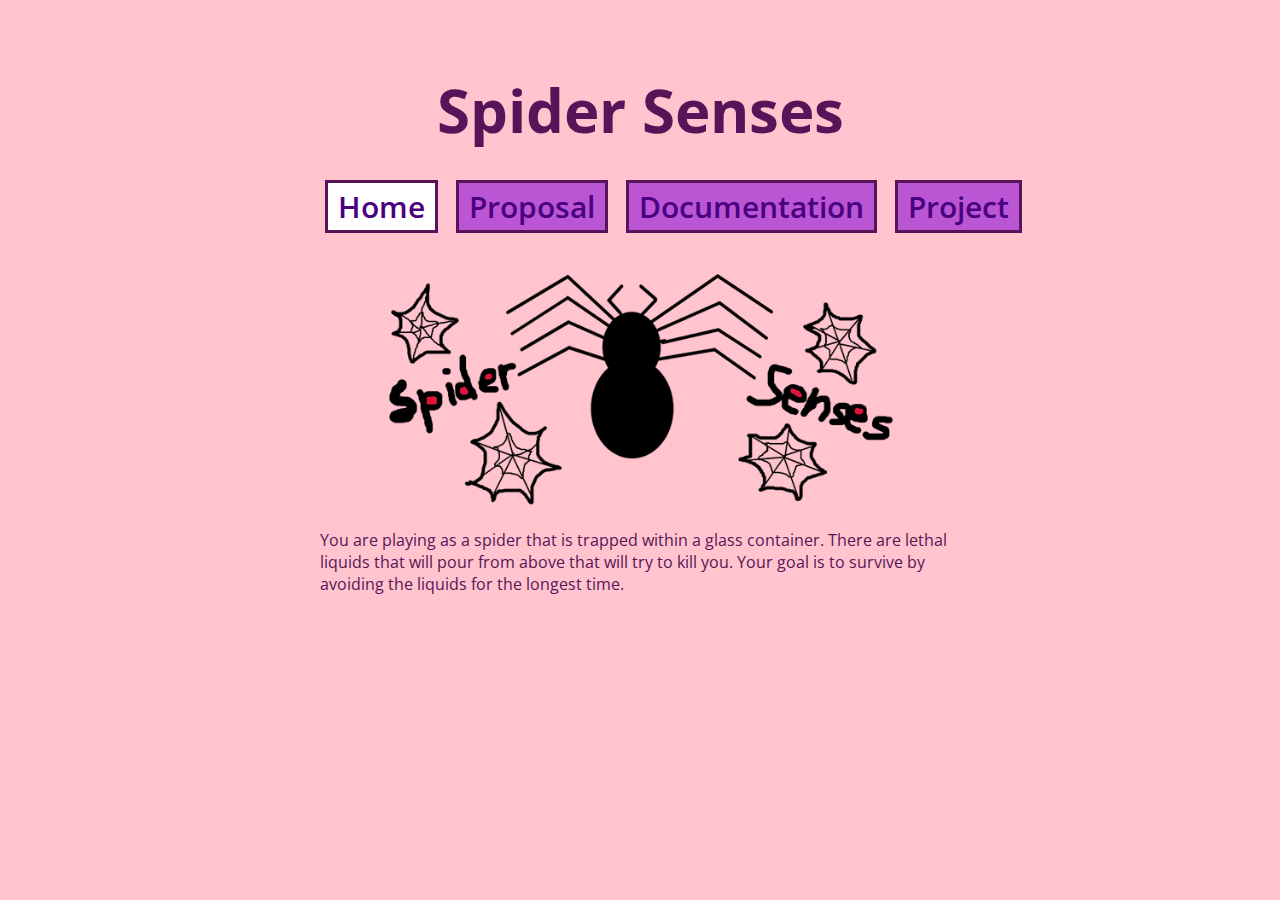
<file: Project4SpiderSenses-1/Project4-SpiderSenses/index.html>
<!DOCTYPE html>
<html lang="en">

<head>
	<meta charset="utf-8">
	<title>Project 1 Overview Page</title>
	<meta name="viewport" content="width=device-width, initial-scale=1.0">
	<link rel="stylesheet" type="text/css" href="css/stylesx2.css">
</head>

<body>

	<header>
		<h1>Spider Senses</h1>
	</header>

	<div id="navcontainer">
		<ul id="navlist">
			<li id="active"><a href="index.html" id="current">Home</a></li>
			<li><a href="proposal.html">Proposal</a></li>
			<li><a href="documentation.html">Documentation</a></li>
			<li><a href="project.html">Project</a></li>
		</ul>
	</div>

	<p class="homePic"><img src="media/homie_spider.png" class="homieSpider" alt="largeSpider" /></p>
	<p class="homePic"><img src="media/homie_spider_small.png" class="homiePhoneSpider" alt="smallSpider" /></p>

	<p>You are playing as a spider that is trapped within a glass container.
		There are lethal liquids that will pour from above that will try to kill you.
		Your goal is to survive by avoiding the liquids for the longest time.</p>

</body>

</html>
</file>
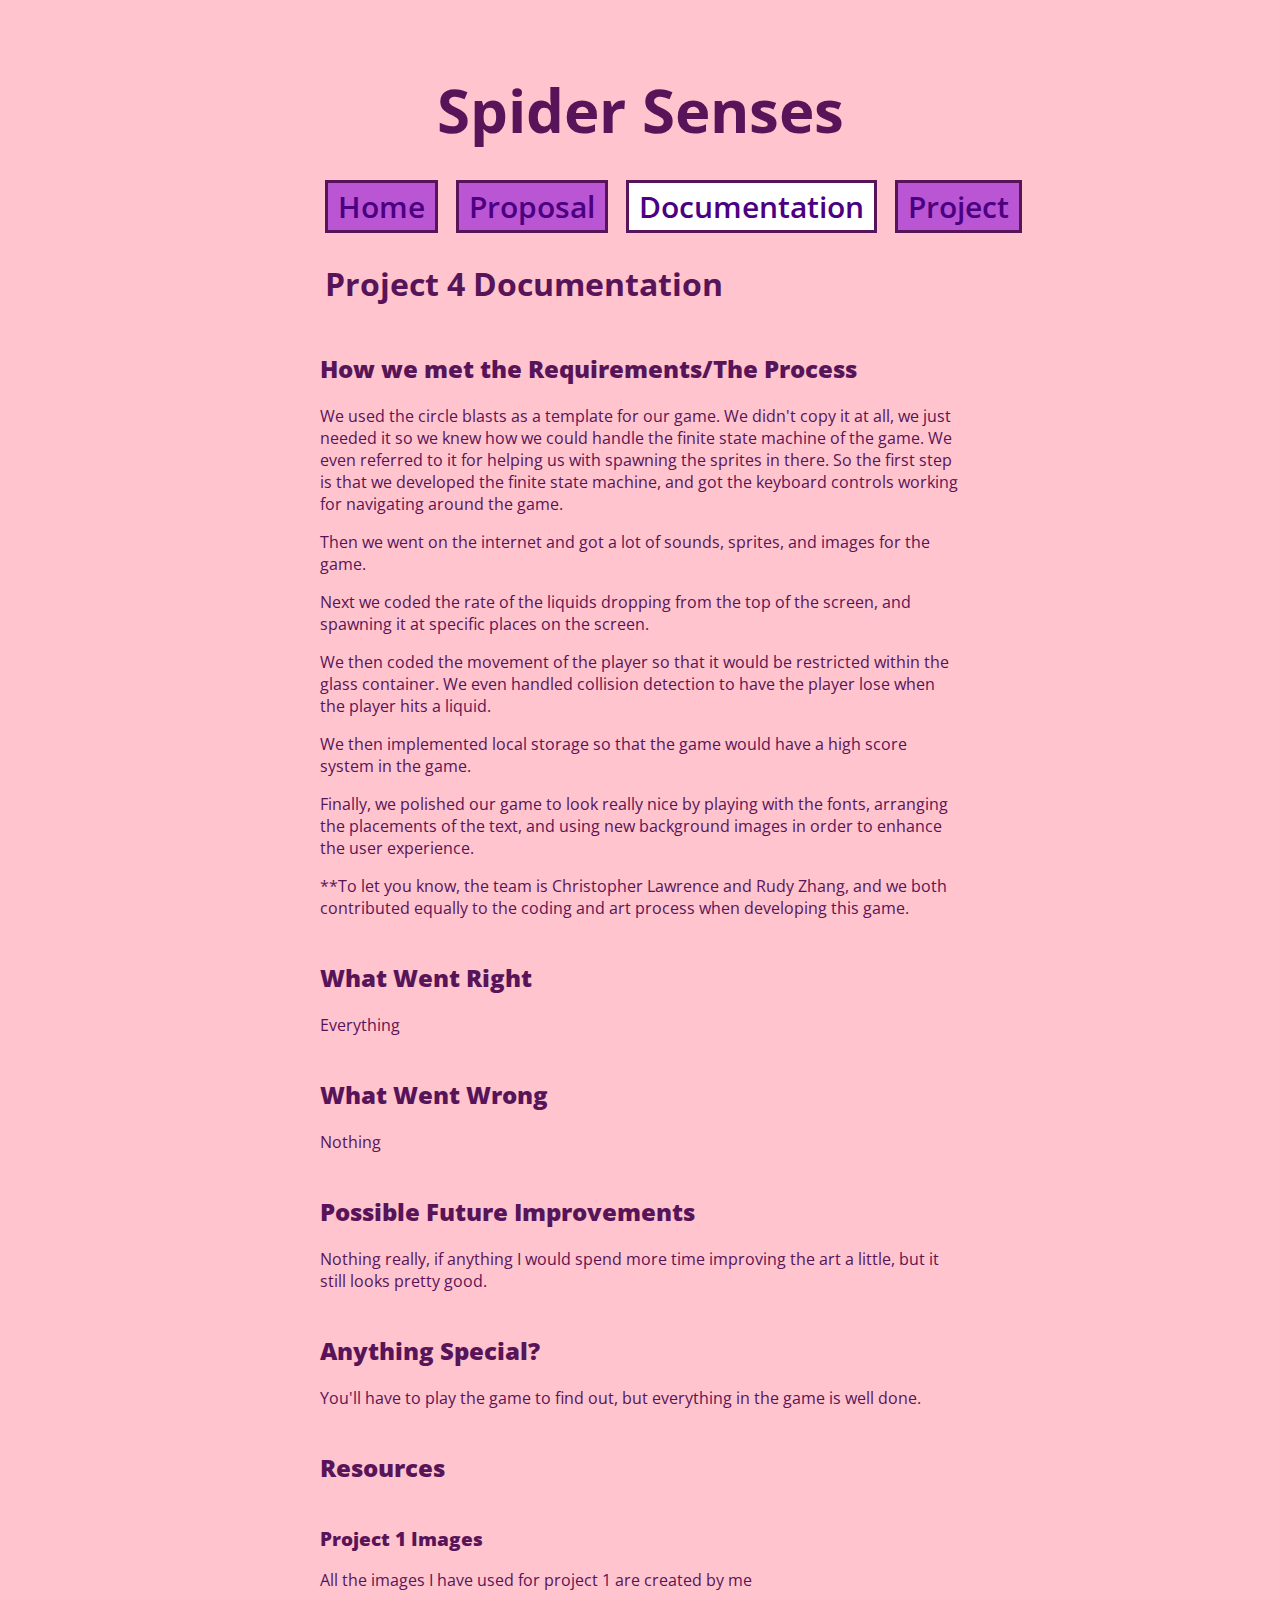
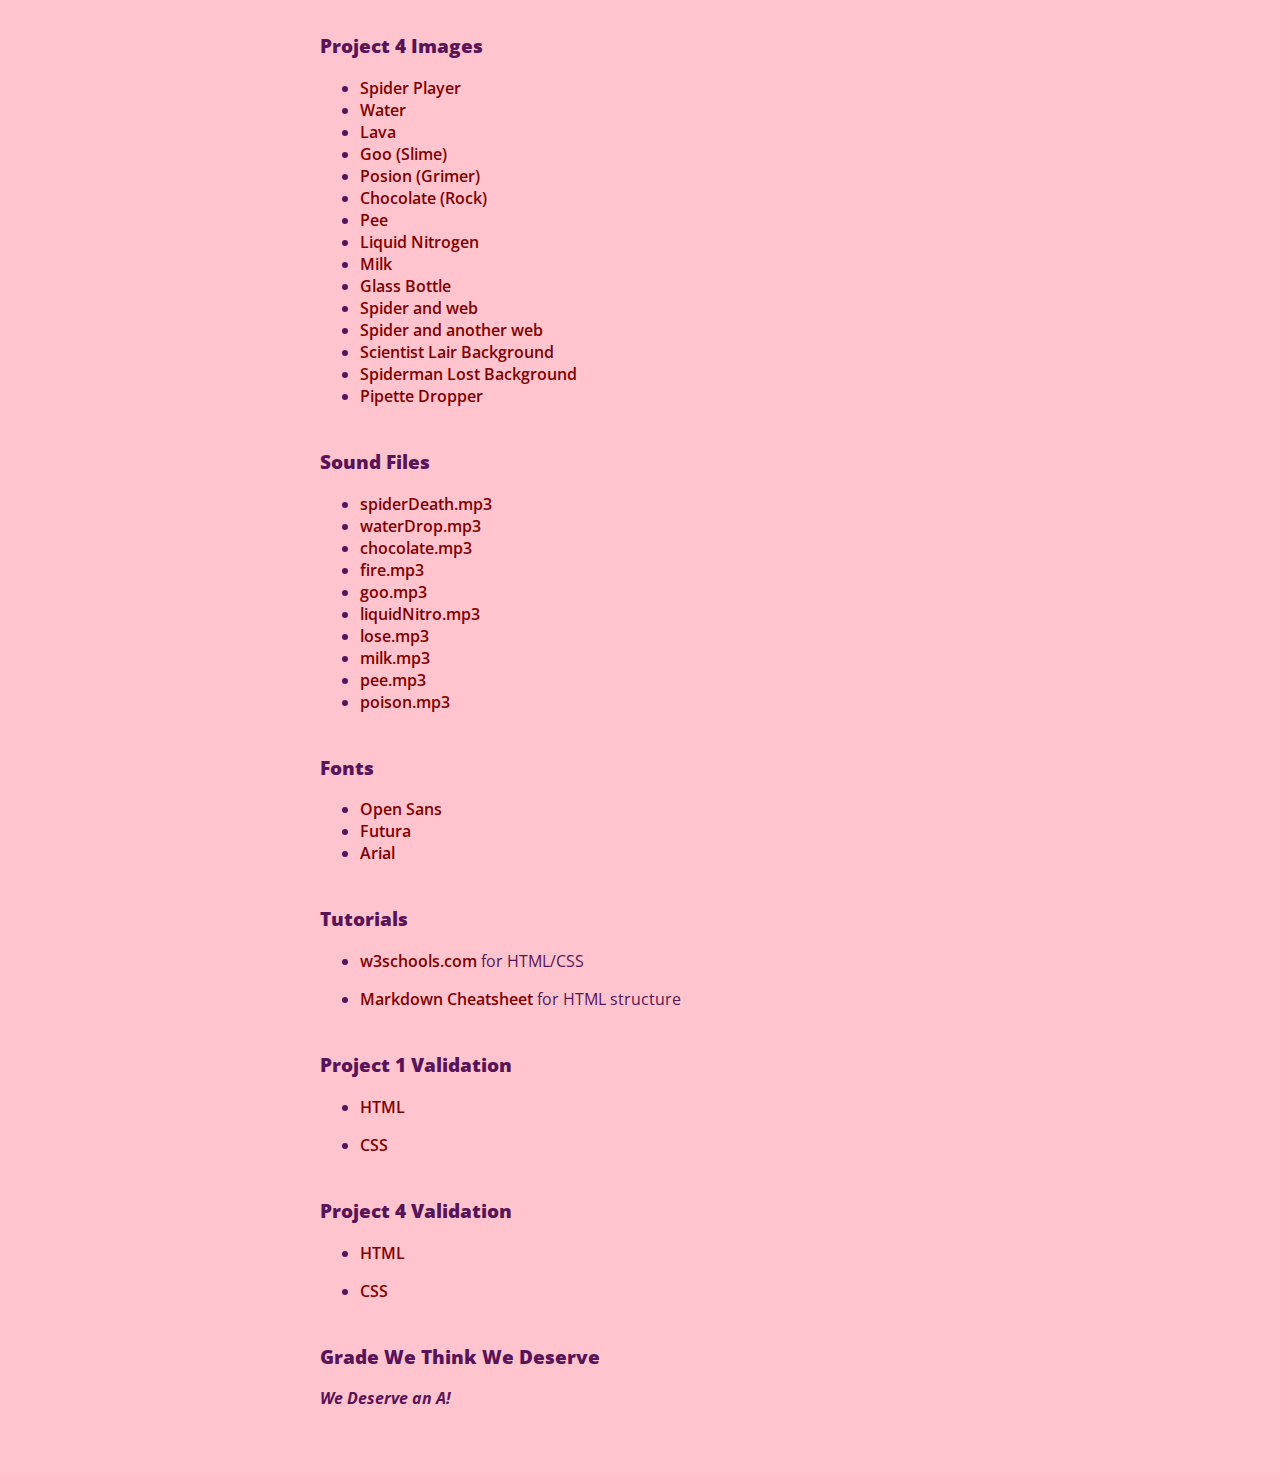
<file: Project4SpiderSenses-1/Project4-SpiderSenses/documentation.html>
<!DOCTYPE html>
<html lang="en">

<head>
	<meta charset="utf-8">
	<title>Project 1 Documentation Page</title>
	<meta name="viewport" content="width=device-width, initial-scale=1.0">
	<link rel="stylesheet" type="text/css" href="css/stylesx2.css">
</head>

<body>

	<header>
		<h1>Spider Senses</h1>
	</header>

	<div id="navcontainer">
		<ul id="navlist">
			<li><a href="index.html">Home</a></li>
			<li><a href="proposal.html">Proposal</a></li>
			<li id="active"><a href="documentation.html" id="current">Documentation</a></li>
			<li><a href="project.html">Project</a></li>
		</ul>
	</div>

	<h1>Project 4 Documentation</h1>
	<h2>How we met the Requirements/The Process</h2>
	<p>We used the circle blasts as a template for our game. We didn't copy it at all, we just needed it so we knew
		how we could handle the finite state machine of the game. We even referred to it for helping us with spawning
		the sprites in there. So the first step is that we developed the finite state machine, and got the keyboard controls working
		for navigating around the game.
	</p>
	<p>Then we went on the internet and got a lot of sounds, sprites, and images for the game.</p>
	<p>Next we coded the rate of the liquids dropping from the top of the screen, and spawning it at specific places on the screen.</p>
	<p>We then coded the movement of the player so that it would be restricted within the glass container. We even handled collision detection to
		have the player lose when the player hits a liquid.
	</p>
	<p>We then implemented local storage so that the game would have a high score system in the game.</p>
	<p>Finally, we polished our game to look really nice by playing with the fonts, arranging the placements of the text, and using new background images
		in order to enhance the user experience.
	</p>
	<p>**To let you know, the team is Christopher Lawrence and Rudy Zhang, and we both contributed equally to the coding and art process when developing this game.</p>

	<h2>What Went Right</h2>
	<p>Everything</p>

	<h2>What Went Wrong</h2>
	<p>Nothing</p>

	<h2>Possible Future Improvements</h2>
	<p>Nothing really, if anything I would spend more time improving the art a little, but it still looks pretty good.</p>

	<h2>Anything Special?</h2>
	<p>You'll have to play the game to find out, but everything in the game is well done.</p>

	<h2>Resources</h2>

	<h3>Project 1 Images</h3>
	<p>All the images I have used for project 1 are created by me</p>

	<h3>Project 4 Images</h3>
	<ul>
		<li><a href="http://worldartsme.com/images/cartoon-spider-clipart-1.jpg">Spider Player</a></li>
		<li><a href="https://i.pinimg.com/originals/96/f8/f0/96f8f0cbf153ba33732c84b18a385cb4.jpg">Water</a></li>
		<li><a href="https://vignette.wikia.nocookie.net/tekkitlite/images/2/27/Lava.png/revision/latest?cb=20130329153629">Lava</a></li>
		<li><a href="https://i.pinimg.com/originals/bf/3f/c6/bf3fc6cb23756de7d27ac8ea237e665f.png">Goo (Slime)</a></li>
		<li><a href="https://static.pokemonpets.com/images/monsters-images-300-300/88-Grimer.png">Posion (Grimer)</a></li>
		<li><a href="http://www.clker.com/cliparts/f/3/W/e/O/u/brown-droplet-textured-bhill-hi.png">Chocolate (Rock)</a></li>
		<li><a href="http://www.clker.com/cliparts/8/y/G/Z/v/j/yellow-drop-hi.png">Pee</a></li>
		<li><a href="https://vignette.wikia.nocookie.net/clubpenguin/images/8/86/Icicles-585-C.png/revision/latest?cb=20140526044513">Liquid Nitrogen</a></li>
		<li><a href="https://communityco.com.au/wp-content/uploads/2018/09/2L-lite-milk.png">Milk</a></li>
		<li><a href="https://banner2.kisspng.com/20180422/chq/kisspng-jar-container-glass-clip-art-5adc7bf1a0cd68.9900400815243990896587.jpg">Glass Bottle</a></li>
		<li><a href="https://cdn.pixabay.com/photo/2014/04/02/16/59/spider-307589_960_720.png">Spider and web</a></li>
		<li><a href="https://i.pinimg.com/originals/12/6f/bb/126fbb3a20d2181a7f881569f29fbd52.png">Spider and another web</a></li>
		<li><a href="https://storybird.s3.amazonaws.com/artwork/Jevs/full/scientist-lair-background.jpeg">Scientist Lair Background</a></li>
		<li><a href="https://cdn.vox-cdn.com/thumbor/_KAjuhBVuIibjY4gnqnB6D2hzqE=/0x619:991x1500/920x613/filters:focal(442x793:600x951):format(webp)/cdn.vox-cdn.com/uploads/chorus_image/image/60293329/Amazing_Spider_Man_Vol_1_33.0.jpg">Spiderman Lost Background</a></li>
		<li><a href="https://images-na.ssl-images-amazon.com/images/I/61MJTsQeEVL._SL1001_.jpg">Pipette Dropper</a></li>
	</ul>

	<h3>Sound Files</h3>
	<ul>
		<li><a href="https://www.sounds-resource.com/pc_computer/minecraft/sound/6210/">spiderDeath.mp3</a></li>
		<li><a href="https://www.sounds-resource.com/pc_computer/minecraft/sound/6210/">waterDrop.mp3</a></li>
		<li><a href="https://downloads.khinsider.com/game-soundtracks/album/pokemon-sfx-gen-3-emerald-all-sound-effects-sfx">chocolate.mp3</a></li>
		<li><a href="https://downloads.khinsider.com/game-soundtracks/album/pokemon-sfx-gen-3-emerald-all-sound-effects-sfx">fire.mp3</a></li>
		<li><a href="https://downloads.khinsider.com/game-soundtracks/album/pokemon-sfx-gen-3-emerald-all-sound-effects-sfx">goo.mp3</a></li>
		<li><a href="https://downloads.khinsider.com/game-soundtracks/album/pokemon-sfx-gen-3-emerald-all-sound-effects-sfx">liquidNitro.mp3</a></li>
		<li><a href="https://downloads.khinsider.com/game-soundtracks/album/pokemon-sfx-gen-3-emerald-all-sound-effects-sfx">lose.mp3</a></li>
		<li><a href="https://downloads.khinsider.com/game-soundtracks/album/pokemon-sfx-gen-3-emerald-all-sound-effects-sfx">milk.mp3</a></li>
		<li><a href="https://downloads.khinsider.com/game-soundtracks/album/pokemon-sfx-gen-3-emerald-all-sound-effects-sfx">pee.mp3</a></li>
		<li><a href="https://downloads.khinsider.com/game-soundtracks/album/pokemon-sfx-gen-3-emerald-all-sound-effects-sfx">poison.mp3</a></li>
	</ul>

	<h3>Fonts</h3>
	<ul>
		<li><a href="https://fonts.google.com/specimen/Open+Sans?selection.family=Open+Sans:400,800">Open Sans</a></li>
		<li><a href="http://www.fontbros.com/families/futura?src=GoogleFonts">Futura</a></li>
		<li><a href="https://www.fonts.com/font/monotype/arial?QueryFontType=Web&src=GoogleWebFonts">Arial</a></li>
	</ul>

	<h3>Tutorials</h3>
	<ul>
		<li>
			<p><a href="https://www.w3schools.com/default.asp">w3schools.com</a> for HTML/CSS</p>
		</li>
		<li>
			<p><a href="https://github.com/adam-p/markdown-here/wiki/Markdown-Cheatsheet#images">Markdown Cheatsheet</a> for
				HTML structure</p>
		</li>
	</ul>

	

	<h3>Project 1 Validation</h3>
	<ul>
		<li>
			<p><a href="https://validator.w3.org/nu/?doc=https%3A%2F%2Fpeople.rit.edu%2Fcml3051%2F230%2Fproject1%2F">HTML</a></p>
		</li>
		<li>
			<p><a href="https://jigsaw.w3.org/css-validator/validator?uri=https%3A%2F%2Fpeople.rit.edu%2Fcml3051%2F230%2Fproject1%2F&profile=css3svg&usermedium=all&warning=1&vextwarning=&lang=en">CSS</a></p>
		</li>
	</ul>

	<h3>Project 4 Validation</h3>
	<ul>
		<p><li><a href="">HTML</a></li></p>
		<p><li><a href="">CSS</a></li></ul></p>
	</ul>

	<h3>Grade We Think We Deserve</h3>
	<p><b><i>We Deserve an A!</i></b></p>
</body>

</html>
</file>
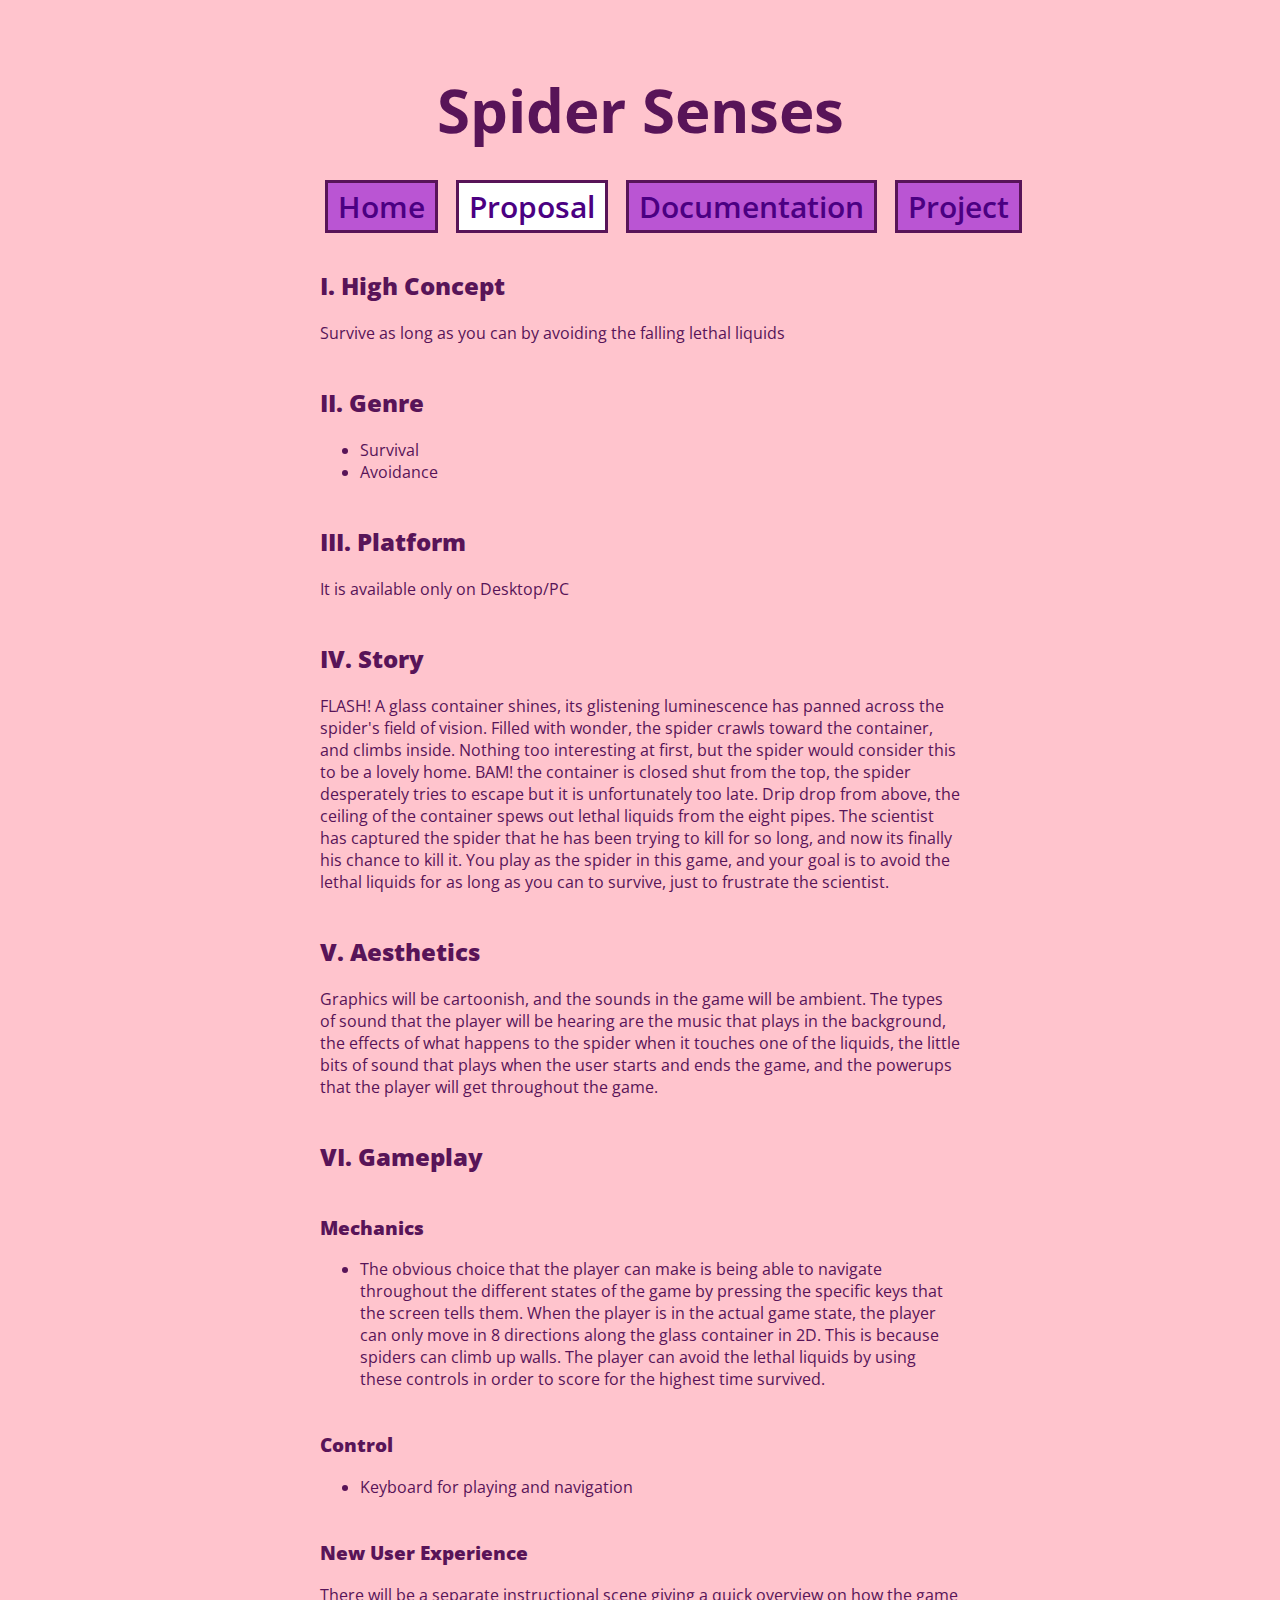
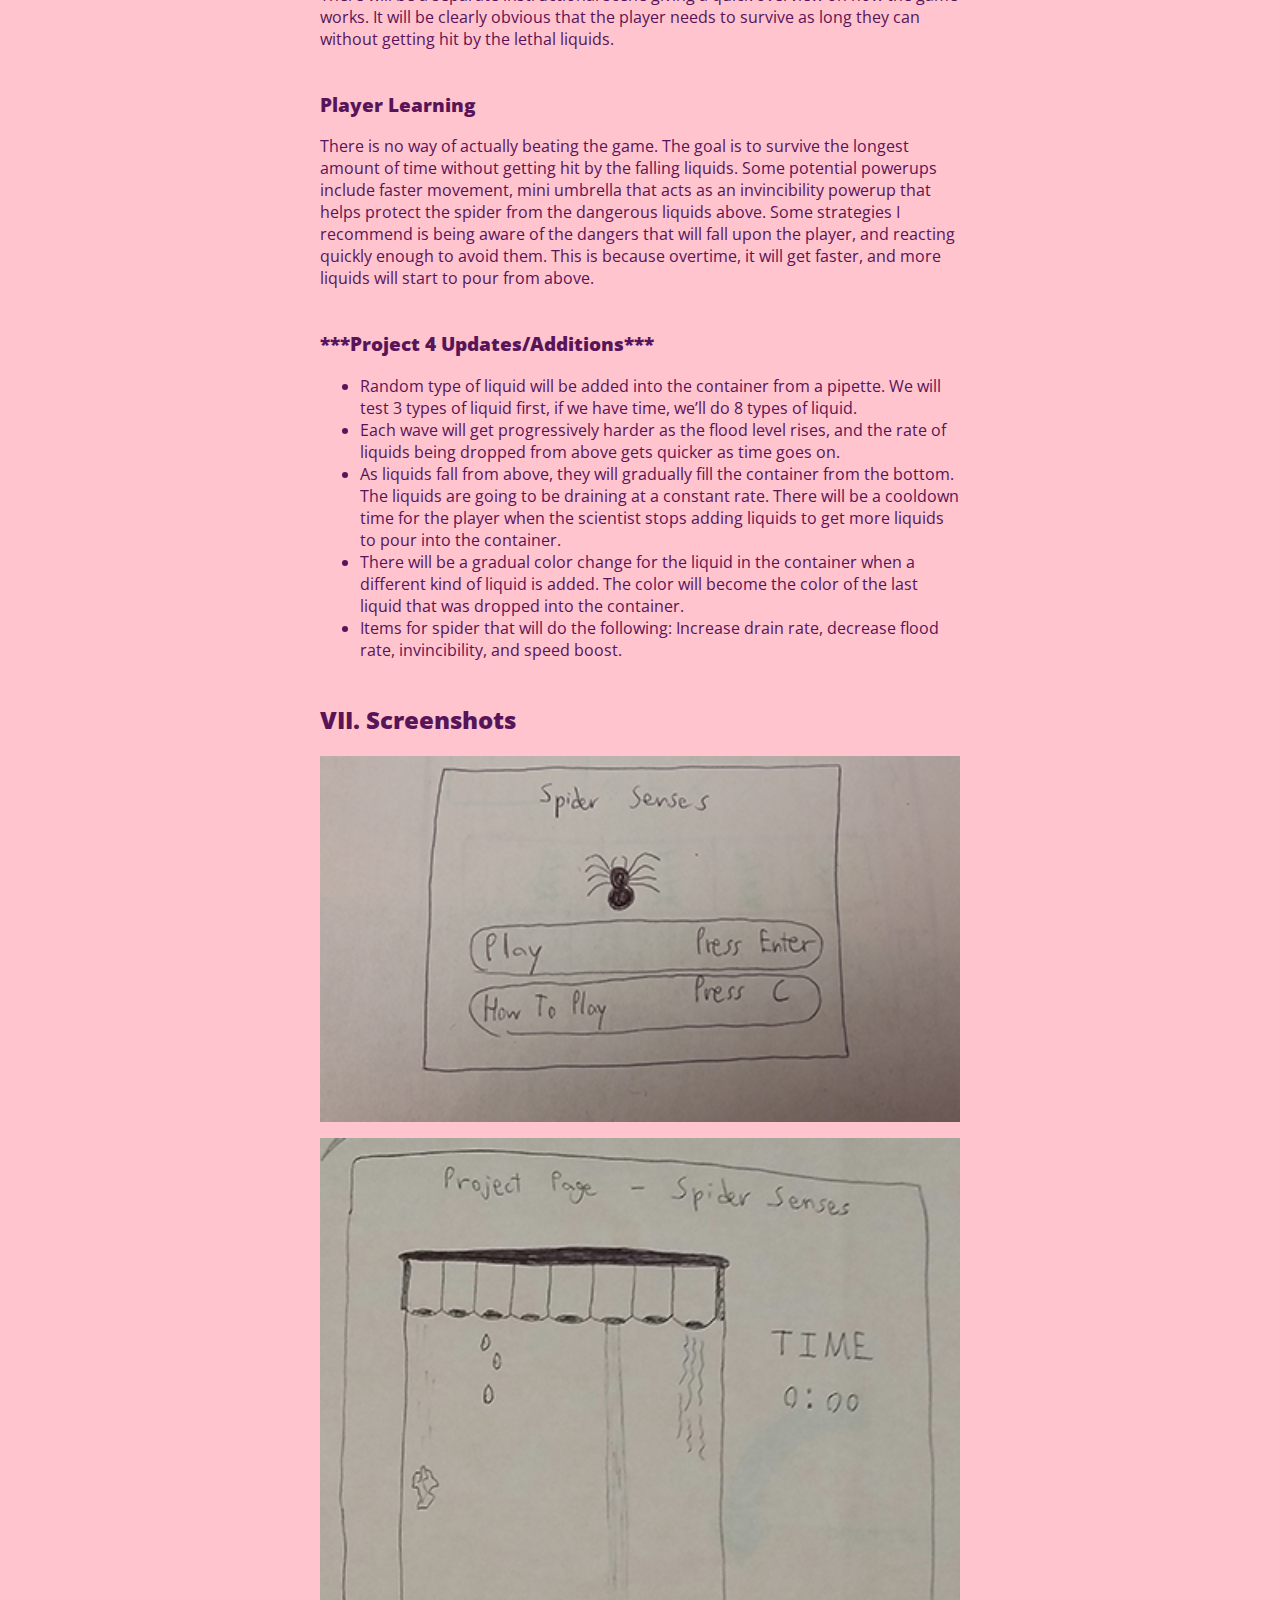
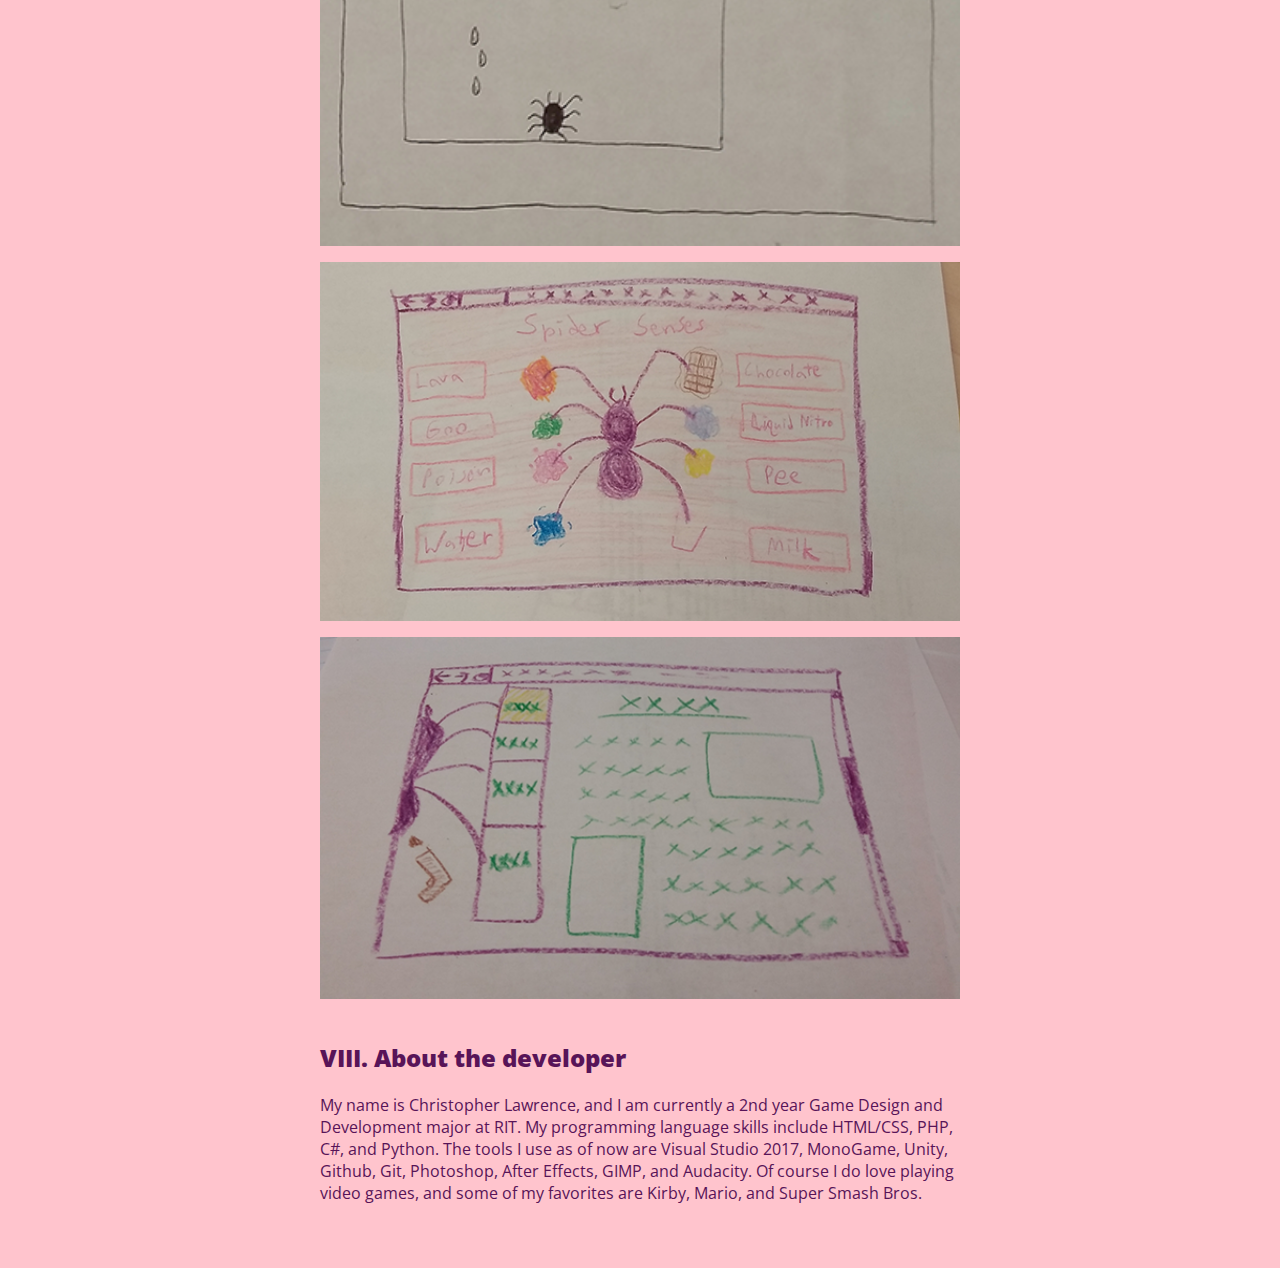
<file: Project4SpiderSenses-1/Project4-SpiderSenses/proposal.html>
<!DOCTYPE html>
<html lang="en">

<head>
	<meta charset="utf-8">
	<title>Project 1 Proposal Page</title>
	<meta name="viewport" content="width=device-width, initial-scale=1.0">
	<link rel="stylesheet" type="text/css" href="css/stylesx2.css">
</head>

<body>

	<header>
		<h1>Spider Senses</h1>
	</header>

	<div id="navcontainer">
		<ul id="navlist">
			<li><a href="index.html">Home</a></li>
			<li id="active"><a href="proposal.html" id="current">Proposal</a></li>
			<li><a href="documentation.html">Documentation</a></li>
			<li><a href="project.html">Project</a></li>
		</ul>
	</div>

	<h2 id="highconcept">I. High Concept</h2>

	<p>Survive as long as you can by avoiding the falling lethal liquids</p>

	<h2 id="genre">II. Genre</h2>

	<ul>
		<li>Survival</li>
		<li>Avoidance</li>
	</ul>

	<h2 id="platform">III. Platform</h2>

	<p>It is available only on Desktop/PC</p>

	<h2 id="story">IV. Story</h2>

	<p>FLASH! A glass container shines, its glistening luminescence has panned across the spider's field of vision.
		Filled with wonder, the spider crawls toward the container, and climbs inside. Nothing too interesting at first,
		but the spider would consider this to be a lovely home. BAM! the container is closed shut from the top, the spider
		desperately tries to escape but it is unfortunately too late. Drip drop from above, the ceiling of the container
		spews out lethal liquids from the eight pipes. The scientist has captured the spider that he has been trying to
		kill for so long, and now its finally his chance to kill it. You play as the spider in this game, and your goal is
		to avoid the lethal liquids for as long as you can to survive, just to frustrate the scientist.</p>

	<h2 id="aesthetics">V. Aesthetics</h2>

	<p>Graphics will be cartoonish, and the sounds in the game will be ambient. The types of sound that the player
		will be hearing are the music that plays in the background, the effects of what happens to the spider when it
		touches one of the liquids, the little bits of sound that plays when the user starts and ends the game, and the
		powerups that the player will get throughout the game.</p>

	<h2 id="gameplay">VI. Gameplay</h2>

	<h3 id="mechanics">Mechanics</h3>

	<ul>
		<li>The obvious choice that the player can make is being able to navigate throughout the different states of the
			game by pressing the specific keys that the screen tells them. When the player is in the actual game state, the
			player
			can only move in 8 directions along the glass container in 2D. This is because spiders can climb up walls. The
			player
			can avoid the lethal liquids by using these controls in order to score for the highest time survived.</li>
	</ul>

	<h3>Control</h3>

	<ul>
		<li>Keyboard for playing and navigation</li>
	</ul>

	<h3 id="newuserexperience">New User Experience</h3>

	<p>There will be a separate instructional scene giving a quick overview on how the game works. It will
		be clearly obvious that the player needs to survive as long they can without getting hit by the lethal liquids.</p>

	<h3 id="playerlearning">Player Learning</h3>

	<p>There is no way of actually beating the game. The goal is to survive the longest amount of time without
		getting hit by the falling liquids. Some potential powerups include faster movement, mini umbrella that acts as an
		invincibility powerup that helps protect the spider from the dangerous liquids above. Some strategies I recommend is
		being aware of the dangers that will fall upon the player, and reacting quickly enough to avoid them.
		This is because overtime, it will get faster, and more liquids will start to pour from above.</p>

	<h3>***Project 4 Updates/Additions***</h3>

	<ul>
		<li>Random type of liquid will be added into the container from a pipette. We will test 3 types of liquid first, if
			we have time, we’ll do 8 types of liquid.</li>
		<li>Each wave will get progressively harder as the flood level rises, and the rate of liquids being dropped from
			above gets quicker as time goes on.
		</li>
		<li>As liquids fall from above, they will gradually fill the container from the bottom. The liquids are going to be
			draining at a constant rate. There will be a cooldown time for the player when the scientist stops adding liquids to
			get more liquids to pour into the container.
		</li>
		<li>There will be a gradual color change for the liquid in the container when a different kind of liquid is added.
			The color will become the color of the last liquid that was dropped into the container.
		</li>
		<li>Items for spider that will do the following: Increase drain rate, decrease flood rate, invincibility, and speed
			boost.
		</li>
	</ul>

	<h2 id="screenshots">VII. Screenshots</h2>

	<p><img src="media/Spider_Senses_Index.png" class="spiderIndex" alt="spider index" /></p>
	<p><img src="media/Spider_Senses_Index_Small.png" class="spiderIndexSmall" alt="spider index small" /></p>

	<p><img src="media/spiderGame.png" class="spiderGame" alt="Spider Game" /></p>
	<p><img src="media/spiderGameSmall.png" class="spiderGameSmall" alt="Spider Game Small" /></p>

	<p><img src="media/le_tutorial.png" class="tutorial" alt="Tutorial" /></p>
	<p><img src="media/le_tutorial_small.png" class="tutorialSmall" alt="Tutorial Small" /></p>

	<p><img src="media/liquid_info.png" class="liquid" alt="Liquid Info" /></p>
	<p><img src="media/liquid_info_small.png" class="liquidSmall" alt="Liquid Info" /></p>

	<footer>
		<h2 id="aboutthedeveloper">VIII. About the developer</h2>

		<p>My name is Christopher Lawrence, and I am currently a 2nd year Game Design and Development major at RIT.
			My programming language skills include HTML/CSS, PHP, C#, and Python. The tools I use as of now are
			Visual Studio 2017, MonoGame, Unity, Github, Git, Photoshop, After Effects, GIMP, and Audacity. Of course
			I do love playing video games, and some of my favorites are Kirby, Mario, and Super Smash Bros.</p>
	</footer>

</body>

</html>
</file>
<file: Project4SpiderSenses-1/Project4-SpiderSenses/css/stylesx2.css>
@import url('https://fonts.googleapis.com/css?family=Open+Sans:400,800');


.homieSpider
{
	width:100%;
	display:block;
}

.homiePhoneSpider
{
	display: none;
}

.spiderIndex
{
	width:100%;
	display:block;
}

.spiderIndexSmall
{
	display:none;
}

.spiderGame
{
	width:100%;
	display:block;
}

.spiderGameSmall
{
	display:none;
}

.tutorial
{
	display:block;
	width:100%;
}

.tutorialSmall
{
	display:none;
}

.liquid
{
	display:block;
	width:100%;
}

.liquidSmall
{
	display:none;
}


body
{
	background-color:#FFC4CD;
	color:#581458;
	font-family: 'Open Sans', sans-serif;
	margin-left:25%;
	margin-right:25%;
	margin-top:5%;
	margin-bottom:5%;
}

header
{
    text-align: center;
    font-size:30px;
}

h1
{
	display:inline-block;
	margin:auto;
	text-align:center;
	padding:5px;
}

h2
{
	font-weight:800;
	margin-top: 42px;
}

h3
{
    font-weight:800;
    margin-top:42px;
}

/*Html*/
.homePic
{
	margin-left:10%;
	margin-right:10%;
    text-align: center;
}

/*Navigation Bar*/
ul#navlist
{
	margin-left: 0;
	padding-left: 0;
	white-space: nowrap;
	text-align: center;
    font-size: 30px;
}

#navlist li
{
	display: inline;
	list-style-type: none;	
	border: 3px solid #581458;
	padding-top: 3px;
	padding-bottom: 3px;
	margin-left: 5px;
    margin-right: 5px;
	margin-bottom: 5px;
    cursor: pointer;
}

#navlist a
{
	padding: 3px 10px;
}

#navlist a:link, 
#navlist a:visited
{
	color: #4B0082;
	background-color: #BA55D3;
	text-decoration: none;
}

#navlist a:hover
{
	color: #8A2BE2;
	background-color: #FF00FF;
	text-decoration: none;
}

#navlist #active a:hover
{
    color: #8A2BE2;
    background-color: #FFFFFF;
}

#navlist li a#current
{
	background: white;
}

/*Links*/
a
{
	color:#800000;
	text-decoration:none;
	font-weight:600;
}

a:hover
{
    color:#8A2BE2;
    text-decoration:underline;
	font-weight:600;
}



/* Media Queries */
@media screen and (max-width: 980px)
{

	.homieSpider
	{
		display:none;
	}

	.homiePhoneSpider
	{
		display: block;
		width:100%;
	}
	
	.spiderIndex
	{
		display:none;
	}

	.spiderIndexSmall
	{
		display:block;
		width:100%;
	}
	
	.spiderGame
	{
		display:none;
	}
	
	.spiderGameSmall
	{
		display:block;
		width:100%;
	}
	
	.tutorial
	{
		display:none;
	}
	
	.tutorialSmall
	{
		display:block;
		width:100%;
	}
	
	.liquid
	{
		display:none;
	}
	
	.liquidSmall
	{
		display:block;
		width:100%;
	}

	
    
    body
	{
        margin:0;
        margin-left:5%;
        margin-right:5%;
        margin-bottom:10px;
    }
    
	#navlist
	{
		float:left;
		clear:left;
		margin:0 0 10px;
		width:100%;
		display:block;
		padding:10px;
		text-align:center;
	}
	
	#navlist li
	{
		margin:0;
		background: #efefef;
        background-color:#BA55D3;
		display:block;
		margin-bottom:3px;
	}
    
    #navlist #active
    {
        background-color: white;
    }
    
    #navlist a:hover 
    {
        color: #8A2BE2;
	    background-color: #FF00FF;
	    text-decoration: none;
    }
    
    #navlist li:hover a
    {
        background-color: #FF00FF;
    }
    
    #navlist li:hover
    {
        background-color: #FF00FF;
    }
}
</file>
